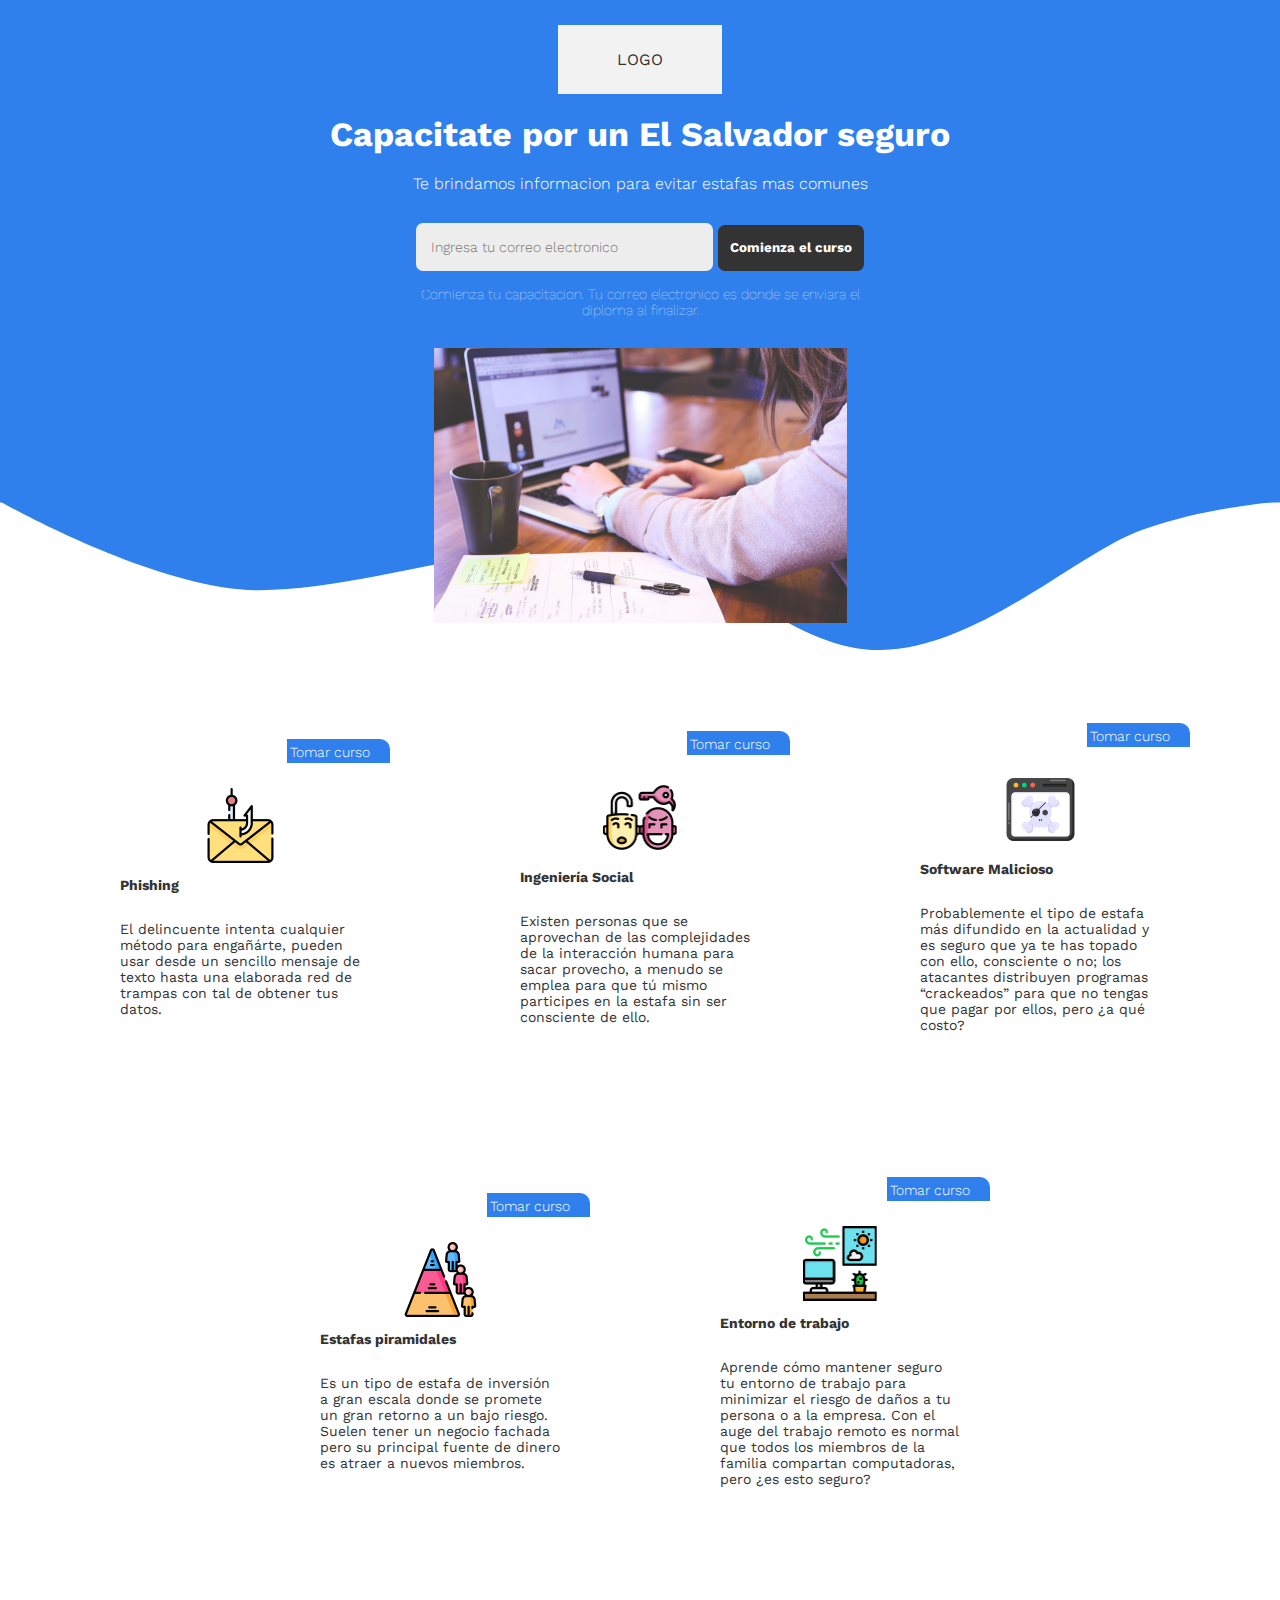
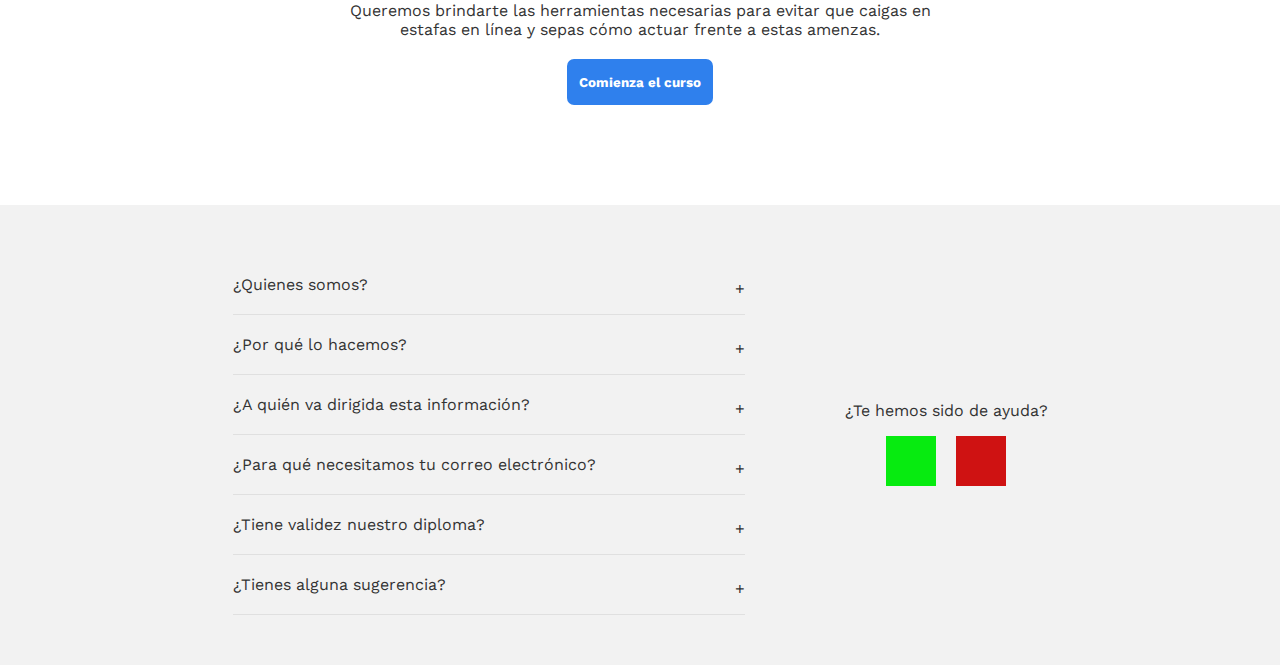
<file: index.html>
<!DOCTYPE html>
<html lang="en">
<head>
    <meta charset="UTF-8">
    <meta http-equiv="X-UA-Compatible" content="IE=edge">
    <meta name="viewport" content="width=device-width, initial-scale=1.0">
    <link rel="preconnect" href="https://fonts.googleapis.com">
    <link rel="preconnect" href="https://fonts.gstatic.com" crossorigin>
    <link href="https://fonts.googleapis.com/css2?family=Work+Sans:wght@300;500;700&display=swap" rel="stylesheet">    
    <link rel="stylesheet" href="app.css">
    <title>svsecure - Home</title>
</head>
<body>
    <header class="header">
        <img src="./assets/background.svg" alt="Fondo">
        <img src="./assets/mobile-background.png" alt="Fondo version movil">
        <div class="logo">
            <p>LOGO</p>
        </div>

        <div class="title-container">
            <h1 class="title">Capacitate por un El Salvador seguro</h1>
            <p class="subtitle">Te brindamos informacion para evitar estafas mas comunes</p>
        </div>

        <div class="email-container">
            <div>
                <input class="email-input" type="email" placeholder="Ingresa tu correo electronico"/>
                <button class="primary-button">
                    <p>Comienza el curso</p>
                </button>
            </div>
            <div>
                <p>Comienza tu capacitacion. Tu correo electronico es donde se enviara el diploma al finalizar.</p>
            </div>
        </div>
        <img class="header-image" src="./assets/header-image.jpg" alt="Computer">
        
        <div class="down-button">
            <img src="./assets/icons/arrow-down.png" alt="Arrow down">
        </div>
        

    </header>
    <section class="courses-container">
        <article class="course">
            <div class="take-course">Tomar curso</div>
            <div class="course-info">
                <img src="./assets/icons/phishing.png" alt="icon">
                <p class="course-title">Phishing</p>
                <p class="course-description">El delincuente intenta cualquier método para engañárte, pueden usar desde un sencillo mensaje de texto hasta una elaborada red de trampas con tal de obtener tus datos.</p>    
            </div> 
        </article>
        <article class="course">
            <div class="take-course">Tomar curso</div>
            <div class="course-info">
                <img src="./assets/icons/social.png" alt="icon">
                <p class="course-title">Ingeniería Social</p>
                <p class="course-description">Existen personas que se aprovechan de las complejidades de la interacción humana para sacar provecho, a menudo se emplea para que tú mismo participes en la estafa sin ser consciente de ello. </p>    
            </div>
        </article>
        <article class="course">
            <div class="take-course">Tomar curso</div>
            <div class="course-info">
                <img src="./assets/icons/malicious.png" alt="icon">
                <p class="course-title">Software Malicioso</p>
                <p class="course-description">Probablemente el tipo de estafa más difundido en la actualidad y es seguro que ya te has topado con ello, consciente o no; los atacantes distribuyen programas “crackeados” para que no tengas que pagar por ellos, pero ¿a qué costo?</p>    
            </div>
        </article>
        <article class="course">
            <div class="take-course">Tomar curso</div>
            <div class="course-info">
                <img src="./assets/icons/multilevel.png" alt="icon">
                <p class="course-title">Estafas piramidales</p>
                <p class="course-description">Es un tipo de estafa de inversión a gran escala donde se promete un gran retorno a un bajo riesgo. Suelen tener un negocio fachada pero su principal fuente de dinero es atraer a nuevos miembros.</p>    
            </div>
        </article>
        <article class="course">
            <div class="take-course">Tomar curso</div>
            <div class="course-info">
                <img src="./assets/icons/workspace.png" alt="icon">
                <p class="course-title">Entorno de trabajo</p>
                <p class="course-description">Aprende cómo mantener seguro tu entorno de trabajo para minimizar el riesgo de daños a tu persona o a la empresa. Con el auge del trabajo remoto es normal que todos los miembros de la familia compartan computadoras, pero ¿es esto seguro?</p>    
            </div>
        </article>
    </section>

    <footer class="footer-container">
        
        <p>
            Queremos brindarte las herramientas necesarias para evitar que caigas en estafas en línea y sepas cómo actuar frente a estas amenzas.
        </p>
        <button class="primary-button start-button">
            Comienza el curso
        </button>
        <div class="faq-container">
            <div class="faq">
                <div class="question">
                    <p>¿Quienes somos?</p> 
                    <p>+</p>
                    <p>Answer</p>
                </div>

                <div class="question">
                    <p>¿Por qué lo hacemos?</p> 
                    <p>+</p>
                    <p>Answer</p>
                </div>

                <div class="question">
                    <p>¿A quién va dirigida esta información?</p> 
                    <p>+</p>
                    <p>Answer</p>
                </div>

                <div class="question">
                    <p>¿Para qué necesitamos tu correo electrónico?</p> 
                    <p>+</p>
                    <p>Answer</p>
                </div>

                <div class="question">
                    <p>¿Tiene validez nuestro diploma?</p> 
                    <p>+</p>
                    <p>Answer</p>
                </div>

                <div class="question">
                    <p>¿Tienes alguna sugerencia?</p> 
                    <p>+</p>
                    <p>Answer</p>
                </div>
            </div>
            <div class="exam">
                <p>¿Te hemos sido de ayuda?</p>
                <div>
                    <div class="happy"></div>
                    <div class="sad"></div>
                </div>
            </div>
        </div>

    </footer>
</body>
</html>
</file>
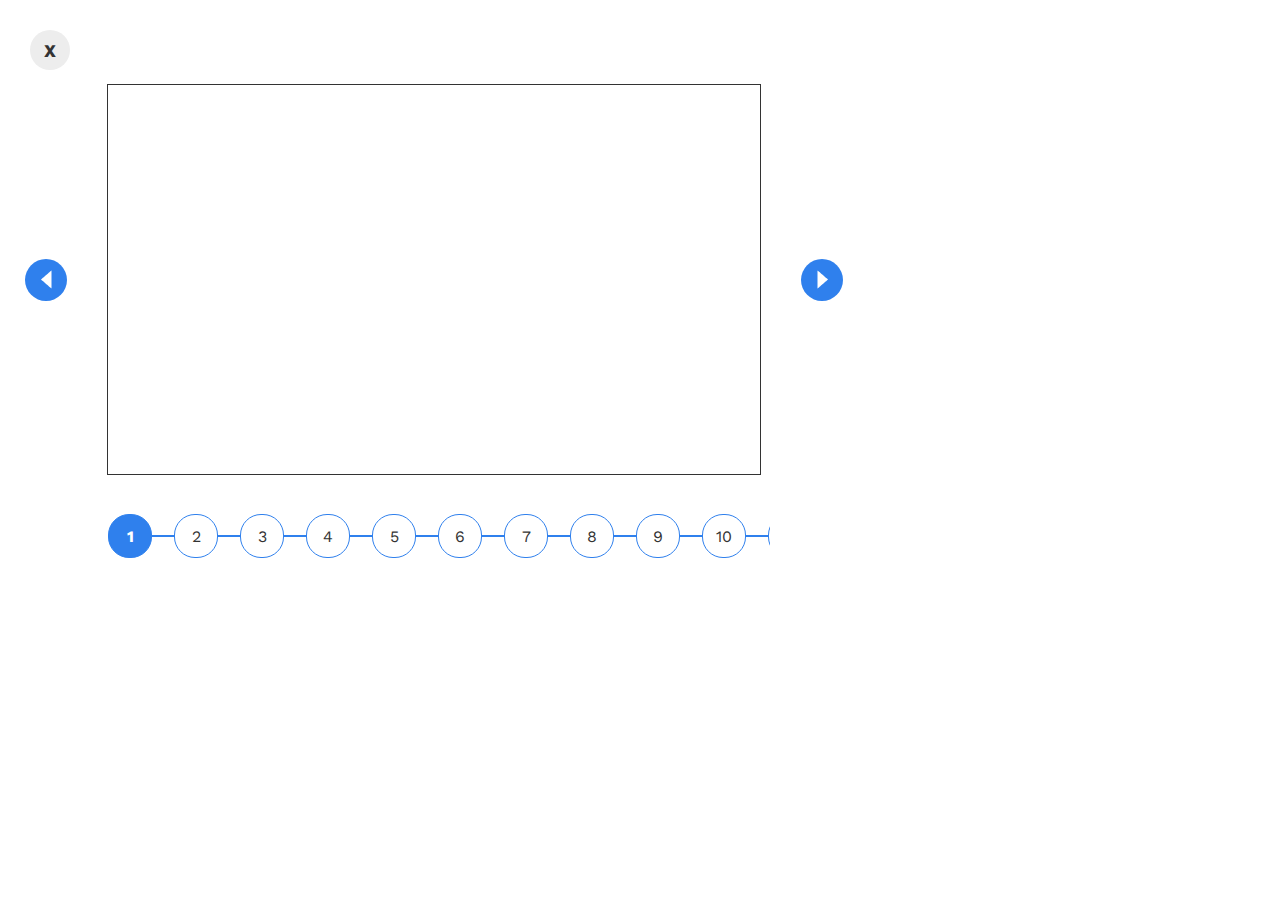
<file: coursecontent.html>
<!DOCTYPE html>
<html lang="en">
<head>
    <meta charset="UTF-8">
    <meta http-equiv="X-UA-Compatible" content="IE=edge">
    <meta name="viewport" content="width=device-width, initial-scale=1.0">
    <link rel="preconnect" href="https://fonts.googleapis.com">
    <link rel="preconnect" href="https://fonts.gstatic.com" crossorigin>
    <link href="https://fonts.googleapis.com/css2?family=Work+Sans:wght@300;500;700&display=swap" rel="stylesheet">    
    <link rel="stylesheet" href="app.css">
    <title>svsecure - Contenido del curso</title>
    
</head>
<body>
    <div class="course-presentation course-content">
        <div>
            <div class="close">X</div>
            <section class="center-section">
                <div class="back"><img src="./assets/icons/arrow.png" alt="Back"></div>
                <article>
                    
                </article>
                <div class="next"><img src="./assets/icons/arrow.png" alt="Next"></div>
            </section>
        </div>
        <section class="option-bar">
            <div class="option">1</div>
            <div class="divisor"></div>
            <div class="option">2</div>
            <div class="divisor"></div>
            <div class="option">3</div>
            <div class="divisor"></div>
            <div class="option">4</div>
            <div class="divisor"></div>
            <div class="option">5</div>
            <div class="divisor"></div>
            <div class="option">6</div>
            <div class="divisor"></div>
            <div class="option">7</div>
            <div class="divisor"></div>
            <div class="option">8</div>
            <div class="divisor"></div>
            <div class="option">9</div>
            <div class="divisor"></div>
            <div class="option">10</div>
            <div class="divisor"></div>
            <div class="option">11</div>
            <div class="divisor"></div>
            <div class="option">12</div>
            <div class="divisor"></div>
            <div class="option">13</div>
        </section>
    </div>
</body>
</html>
</file>
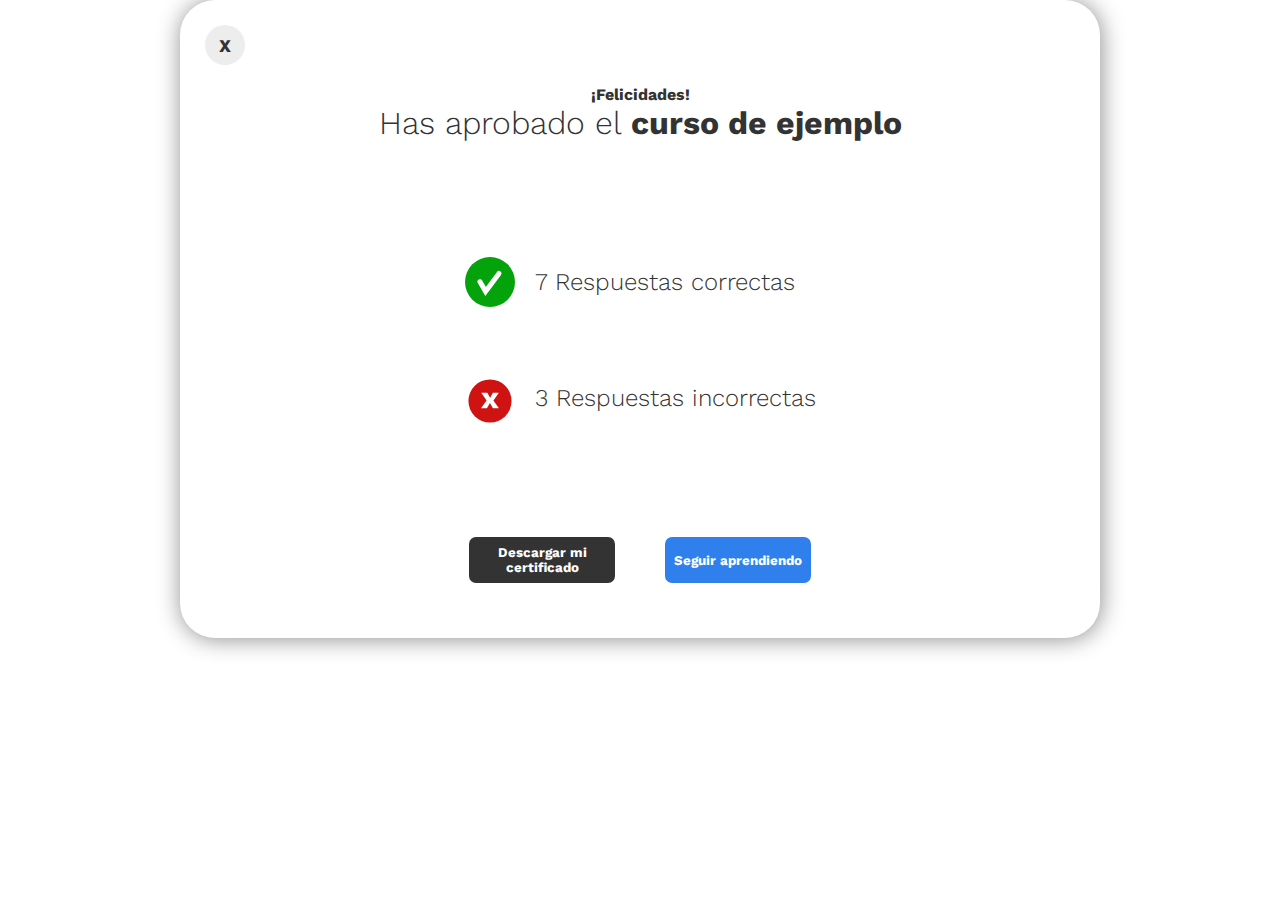
<file: coursesuccess.html>
<!DOCTYPE html>
<html lang="en">
<head>
    <meta charset="UTF-8">
    <meta http-equiv="X-UA-Compatible" content="IE=edge">
    <meta name="viewport" content="width=device-width, initial-scale=1.0">
    <link rel="preconnect" href="https://fonts.googleapis.com">
    <link rel="preconnect" href="https://fonts.gstatic.com" crossorigin>
    <link href="https://fonts.googleapis.com/css2?family=Work+Sans:wght@300;500;700&display=swap" rel="stylesheet">    
    <link rel="stylesheet" href="app.css">
    <title>svsecure - Felicidades, has completado el curso</title>
</head>
<body>
    <div class="modal course-success">
        <div class="close">X</div>
        <div class="success-header">
            <p>¡Felicidades!</p>
            <h1>Has aprobado el <span>curso de ejemplo</span></h1>
        </div>
        <div class="success-results">
            <div>
                <img src="./assets/icons/correct.svg" alt="Respuestas correctas">
                <p>7 Respuestas correctas</p>
            </div>
            <div>
                <img src="./assets/icons/incorrect.svg" alt="Respuestas incorrectas">
                <p>3 Respuestas incorrectas</p>
            </div>
        </div>
        <div class="options">
            <button class="primary-button">Descargar mi certificado</button>
            <button class="primary-button">Seguir aprendiendo</button>
        </div>
    </div>
</body>
</html>
</file>
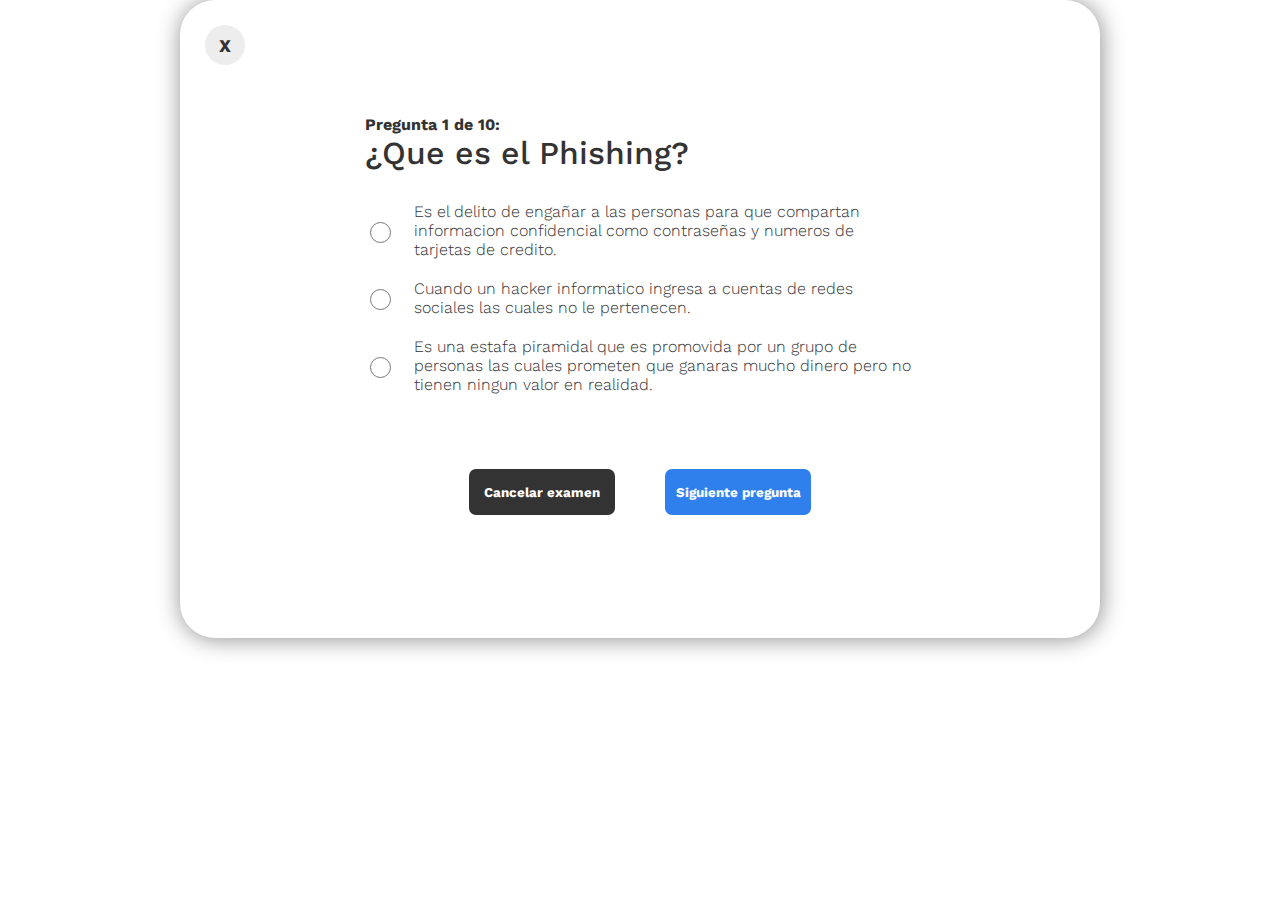
<file: coursetest.html>
<!DOCTYPE html>
<html lang="en">
<head>
    <meta charset="UTF-8">
    <meta http-equiv="X-UA-Compatible" content="IE=edge">
    <meta name="viewport" content="width=device-width, initial-scale=1.0">
    <link rel="preconnect" href="https://fonts.googleapis.com">
    <link rel="preconnect" href="https://fonts.gstatic.com" crossorigin>
    <link href="https://fonts.googleapis.com/css2?family=Work+Sans:wght@300;500;700&display=swap" rel="stylesheet">    
    <link rel="stylesheet" href="app.css">
    <title>svsecure - Contenido del curso</title>
</head>
<body>
    <div class="modal course-test">
        
        <div class="close">X</div>
        <div class="test-content">
            <div class="question">
                <p>Pregunta 1 de 10:</p>
                <h1>¿Que es el Phishing?</h1>
            </div>    
            <div class="answers">
                <div>
                    <input type="radio" id="one" name="answer">
                    <label for="one">Es el delito de engañar a las personas para que compartan informacion confidencial como contraseñas y numeros de tarjetas de credito.</label>
                </div>
                <div>
                    <input type="radio" id="two" name="answer">
                    <label for="two">Cuando un hacker informatico ingresa a cuentas de redes sociales las cuales no le pertenecen.</label>
                </div>
                <div>
                    <input type="radio" id="three" name="answer">
                    <label for="three">Es una estafa piramidal que es promovida por un grupo de personas las cuales prometen que ganaras mucho dinero pero no tienen ningun valor en realidad.</label>
                </div>
            </div>
            <div class="options">
                <button class="primary-button">Cancelar examen</button>
                <button class="primary-button">Siguiente pregunta</button>
            </div>
        </div>
    </div>
</body>
</html>
</file>
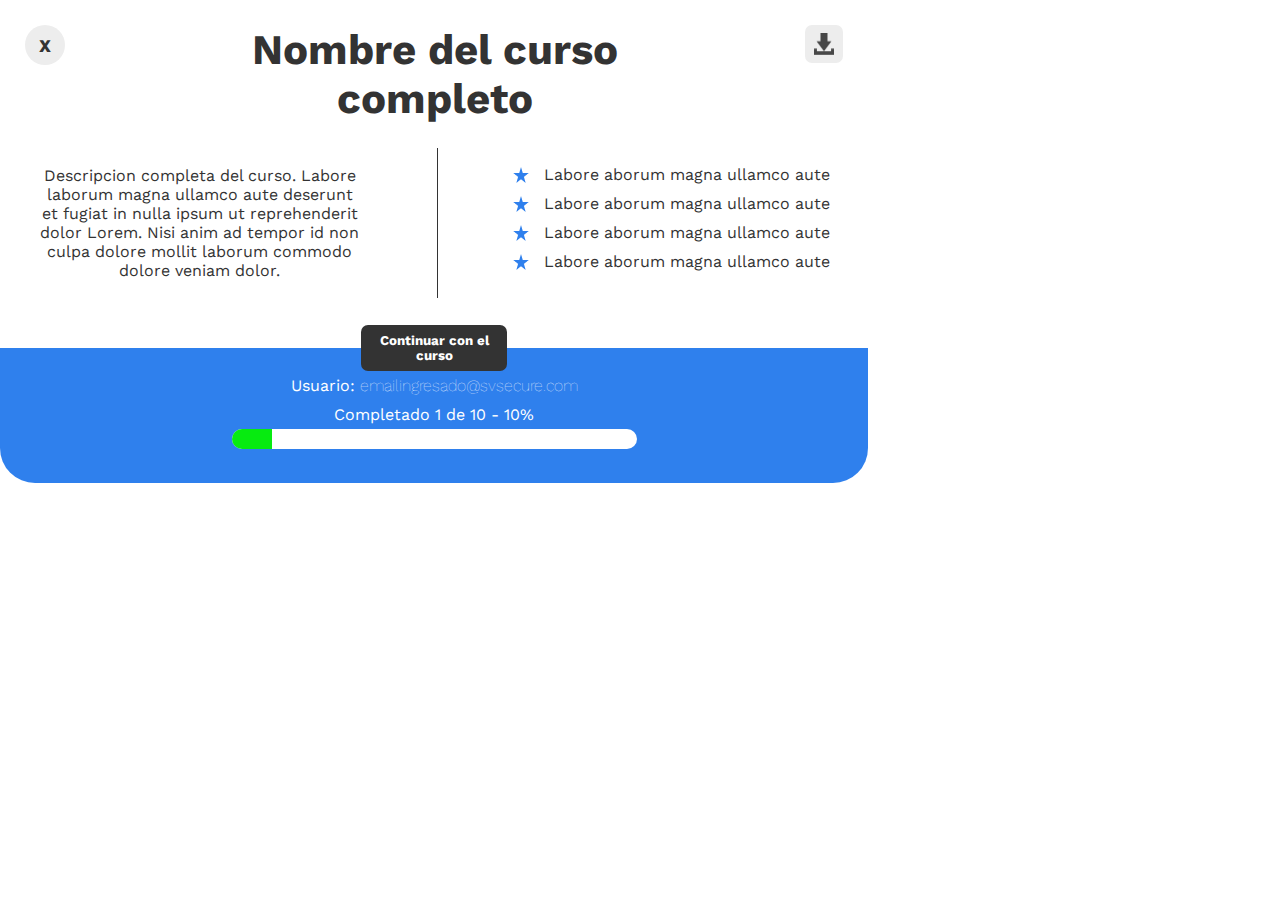
<file: coursetitle.html>
<!DOCTYPE html>
<html lang="en">
<head>
    <meta charset="UTF-8">
    <meta http-equiv="X-UA-Compatible" content="IE=edge">
    <meta name="viewport" content="width=device-width, initial-scale=1.0">
    <link rel="preconnect" href="https://fonts.googleapis.com">
    <link rel="preconnect" href="https://fonts.gstatic.com" crossorigin>
    <link href="https://fonts.googleapis.com/css2?family=Work+Sans:wght@300;500;700&display=swap" rel="stylesheet">    
    <link rel="stylesheet" href="app.css">
    <title>svsecure - Titulo del curso</title>
</head>
<body>
    <div class="course-presentation">
        <div class="course-header">
            <div class="close">X</div>
            
            <h1 class="title-course">Nombre del curso completo</h1>
            <div class="download">
                <img src="./assets/icons/download.png" alt="Descargar diploma">
            </div>
        </div>
        <div class="course-description">
            <p>Descripcion completa del curso. Labore laborum magna ullamco aute deserunt et fugiat in nulla ipsum ut reprehenderit dolor Lorem. Nisi anim ad tempor id non culpa dolore mollit laborum commodo dolore veniam dolor. </p>
            <div class="divisor"></div>
            <ul>
                <li><img src="./assets/icons/star.png" alt="Elemento">Labore aborum magna ullamco aute</li>
                <li><img src="./assets/icons/star.png" alt="Elemento">Labore aborum magna ullamco aute</li>
                <li><img src="./assets/icons/star.png" alt="Elemento">Labore aborum magna ullamco aute</li>
                <li><img src="./assets/icons/star.png" alt="Elemento">Labore aborum magna ullamco aute</li>
            </ul>
        </div>
        <div class="course-footer">
            <button class="primary-button">Continuar con el curso</button>
            <div class="download download-bottom">
                <img src="./assets/icons/download.png" alt="Descargar diploma">
            </div>
            <div>
               <p>Usuario: <span>emailingresado@svsecure.com</span></p>
            </div>
            <p>Completado 1 de 10 - 10%</p>
            <div class="charging-bar">
                <div class="progress"></div>
            </div>
        </div>
    </div>
</body>
</html>
</file>
<file: app.css>
:root{
    /* App colors */
    --primary-color: #2F80ED;
    --accent-color: #333333;
    --input-color: #EDEDED;
    --base: #FFFFFF;
    --footer-background: #F2F2F2;
    --green-detail: #07EB10;
    --red-detail: #CF1212;

    /* Font sizes */
    --sm: 14px;
    --md: 16px;
    --lg: 18px;
    --xl: 34px;
    --xxl: 42px;
}

body {
    font-family: 'Work Sans', sans-serif;
    margin: 0;
    background-color: var(--base);
    color: var(--accent-color);
}
/* ::-webkit-scrollbar {
    width: 10px;
}
 
::-webkit-scrollbar-track {
    background-color: #ebebeb;
    -webkit-border-radius: 10px;
    border-radius: 10px;
}

::-webkit-scrollbar-thumb {
    -webkit-border-radius: 10px;
    border-radius: 10px;
    background: #a8a8a8; 
} */
.header {
    display: flex;
    flex-direction: column;
    align-items: center;
}
.header > img:nth-child(1) {
    position: absolute;
    top: 0;
    width: 100%;
    height: 650px;
    z-index: -5;  
}
.header > img:nth-child(2) {
    display: none;
}
/* .header .image-container {
    width: 200px;
    height: 200px;
}
.header .image-container img {
    width: 100%;
    height: 100%;
} */
.logo {
    display: flex;
    align-items: center;
    justify-content: center;
    margin-top: 25px;
    width: 164px;
    height: 69px;
    background-color: var(--footer-background);
}
.title-container {
    display: flex;
    flex-direction: column;
    align-items: center;
}
.title-container .title {
    font-size: var(--xl);
    color: var(--base);
    text-align: center;
    margin: 20px 0 20px 0;
}
.title-container .subtitle{
    font-size: var(--md);
    color: var(--base);
    font-weight: 300;
    text-align: center;
    margin: 0;
}
.primary-button {
    width: 146px;
    height: 46px;
    font-family: inherit;
    background-color: var(--accent-color);
    border-radius: 7px;
    border: none;
    color: var(--base);
    font-weight: bold;
    cursor: pointer;
}
.email-container {
    display: flex;
    flex-direction: column;
    gap: 15px;
    margin-top: 30px;
    justify-content: center;
    align-items: center;
    
}
.email-container .email-input {
    padding-left: 15px;
    width: 280px;
    height: 46px;
    border-radius: 7px;
    border: 0;
    background-color: var(--input-color);
    font-size: var(--sm);
    font-family: inherit;
    font-weight: 300;
}
.email-container .email-input::placeholder {
    margin-left: 10px;
}
.email-container div:nth-child(2) p {
    color: var(--base);
    font-weight: lighter;
    font-size: var(--sm);
    width: 450px;
    text-align: center;
    margin: 0;
}
.header-image {
    width: 413px;
    margin-top: 30px;
}
.down-button {
    width: 50px;
    height: 50px;
    border-radius: 50%;
    background-color: var(--primary-color);
    display: none;
    align-items: center;
    justify-content: center;
    cursor: pointer;
}
.down-button img {
    max-width: 29px;
    max-height: 17px;
}
.courses-container {
    display: flex;
    flex-flow: row wrap;
    justify-content: center;
    align-items: center;
    margin: 100px 50px 50px 50px;
    column-gap: 100px;
    row-gap: 100px;
}
.course{
    cursor: pointer;
    width: 300px;
    height: auto;
    display: flex;
    flex-direction: column;
    border-radius: 10px;
}
.course .take-course {
    align-self: flex-end;
    background-color: var(--primary-color);
    color: var(--base);
    font-size: var(--sm);
    font-weight: 300;
    border-radius: 0 10px 0 0;
    padding: 5px 20px 3px 3px;
}
.course:hover {
    -webkit-box-shadow: 0px 4px 4px 0px rgba(0,0,0,0.25); 
    box-shadow: 0px 4px 4px 0px rgba(0,0,0,0.25);
}
.course-info {
    display: flex;
    flex-direction: column;
    padding: 25px 30px 30px 30px;
}
.course-info img {
    align-self: center;
    max-width: 75px;
    max-height: 75px;
    object-fit: cover;
}
.course-info p {
    font-size: var(--sm);
    font-weight: 400;
}
.course-info p:nth-child(2) {
    font-size: var(--sm);
    font-weight: bold;
}

.footer-container {
    display: flex;
    flex-direction: column;
    justify-content: center;
    align-items: center;
}

.footer-container .start-button {
    background-color: var(--primary-color);
    font-size: var();
}
.footer-container > p:nth-child(1) {
    max-width: 600px;
    text-align: center;
    margin: 20px 20px;
}
.faq-container {
    margin-top: 100px;
    display: flex;
    flex-wrap: wrap;
    justify-content: center;
    align-items: center;
    column-gap: 100px;
    background-color: var(--footer-background);
    width: 100%;
    height: auto;
    padding: 50px 0;
}
.faq {
    display: flex;
    flex-direction: column;
    width: 40%;
}
.faq .question {
    display: flex;
    justify-content: space-between;
    cursor: pointer;
    border-bottom: 1px solid #E0E0E0;
}
.faq .question > p:nth-child(2) {
    align-self: flex-end;
}
.faq .question > p:nth-child(3) {
    display: none;
}
.exam {
    align-self: center;
    display: flex;
    flex-direction: column;
    align-items: center;
}
.exam > div {
    display: flex;
    gap: 20px;
}
.happy, .sad {
    background-color: var(--green-detail);
    width: 50px;
    height: 50px;
    cursor: pointer;
}
.sad {
    background-color: var(--red-detail);
}
.question p:nth-child(1) {
    text-align: left;
    margin: 20px 0;
}
.course-presentation {
    display: flex;
    flex-direction: column;
    max-width: 868px;
    height: auto;
    border-radius: 35px;
    background-color: var(--base);
    overflow: hidden;
}
.course-presentation .course-header {
    display: flex;
    width: inherit;
    justify-content: space-between;
    margin: 25px 25px;
}
.close {
    width: 40px;
    height: 40px;
    border-radius: 50%;
    background-color: var(--input-color);
    color: var(--accent-color);
    font-weight: bold;
    font-size: 18px;
    display: flex;
    align-items: center;
    justify-content: center;
    cursor: pointer;
}
.course-presentation .course-header .title-course {
    max-width: 500px;
    text-align: center;
    font-weight: bold;
    font-size: var(--xxl);
}
.download {
    width: 38px;
    height: 38px;
    border-radius: 7px;
    background-color: var(--input-color);
    display: flex;
    align-items: center;
    justify-content: center;
    cursor: pointer;
}
.download img {
    width: 20px;
    height: 22.80px;
}
.download-bottom {
    display: none;
}
.course-presentation .course-description {
    display: flex;
    flex-flow: row wrap;
    justify-content: space-around;
    align-items: center;
    font-size: var(--md);
    margin-bottom: 50px;
}
.course-presentation .course-description p:first-child {
    max-width: 324px;
    text-align: center;
}
.course-presentation .course-description .divisor {
    height: 150px;
    border-left: 0.10px solid var(--accent-color);
}
.course-presentation .course-description ul {
    list-style: none;
    padding: 0;
}
.course-presentation .course-description ul li {
    margin-bottom: 10px;
    display: flex;
    align-items: center;
}
.course-presentation .course-description ul li img {
    width: 16px;
    height: 16px;
    margin-right: 15px;
}
.course-presentation .course-footer {
    display: flex;
    flex-direction: column;
    height: 135px;
    width: 100%;
    background-color: var(--primary-color);
    align-self: flex-end;
    align-items: center;
    color: var(--base);
}
.course-presentation .course-footer p {
    margin: 5px 0;
}
.course-presentation .course-footer span {
    font-weight: lighter;
    
}
.course-presentation .course-footer button {
    margin-top: -23px;
}
.charging-bar {
    height: 20px;
    width: 405px;
    background-color: var(--base);
    border-radius: 10px;
    overflow: hidden;
}
.charging-bar .progress {
    width: 10%;
    height: 20px;
    background-color: var(--green-detail);
    overflow: hidden;
    -webkit-animation: progress-bar 2s;
    -moz-animation: progress-bar 2s;
}
.course-content {
    justify-content: space-between;
    height: 588px;
}
.course-content > div:nth-child(1) {
    padding: 10px;
    display: flex;
    flex-direction: column;
    gap: 15px;
    height: auto;
    flex: 1;
}
.course-content .close {
    margin: 20px 0 0 20px;
    
}
.course-content .center-section {
    display: flex;
    justify-content: space-between;
    align-items: center;
    flex: 1;
}
.course-content .center-section article {
    max-width: 652px;
    width: 100%;
    height: 100%;
    border: 1px solid var(--accent-color);
    overflow: scroll;
}
.back, .next {
    min-width: 42px;
    min-height: 42px;
    background-color: var(--primary-color);
    border-radius: 21px;
    display: flex;
    align-items: center;
    justify-content: center;
    cursor: pointer;
    margin: 0 15px;
}
.back img {
    -moz-transform: rotate(-180deg);
    -o-transform: rotate(-180deg);
    -webkit-transform: rotate(-180deg);
    transform: rotate(-180deg);
} 
.option-bar {
    max-width: 652px;
    padding: 10px;
    margin: 20px 50px;
    display: flex;
    align-items: center;
    align-self: center;
    overflow-x: scroll;
}
.option-bar .option {
    min-width: 42px;
    height: 42px;
    border-radius: 21px;
    background-color: var(--base);
    display: flex;
    justify-content: center;
    align-items: center;
    border: 1px solid var(--primary-color);
    cursor: pointer;
}
.option-bar .option:first-child {
    background-color: var(--primary-color);
    color: var(--base);
    font-weight: bold;
}
.option-bar .divisor {
    min-width: 22px;
    height: 2px;
    background-color: var(--primary-color);
}
.modal {
    max-width: 870px;
    height: 588px;
    display: flex;
    flex-direction: column;
    border-radius: 35px;
    overflow: hidden;
    padding: 25px;
    background-color: var(--base);
    margin: auto;
    box-shadow: 1px 1px 23px 0px rgba(0,0,0,0.45);
    -webkit-box-shadow: 1px 1px 23px 0px rgba(0,0,0,0.45);
    -moz-box-shadow: 1px 1px 23px 0px rgba(0,0,0,0.45);
}
.course-test .test-content {
    width: 550px;
    align-self: center;
    margin-top: 50px;
}
.course-test .test-content .question {
    margin-bottom: 30px;
}
.course-test .test-content .question p, h1 {
    margin: 0;
}
.course-test .test-content .question p {
    font-weight: bold;
}
.course-test .test-content .question h1 {
    font-weight: 500;
}
.course-test .answers {
    margin-bottom: 75px;
}
.course-test .answers > div {
    margin: 20px 0;
    display: flex; 
    gap: 20px;
    font-weight: 300;
}
.course-test .answers > div input[type=radio] {
    width: 21px;
    height: 21px;
    flex-shrink: 0;
    align-self: center;
}
.course-test .options, .course-success .options {
    display: flex;
    gap: 50px;
    justify-content: center;
}
.course-test .options :nth-child(2), .course-success .options :nth-child(2) {
    background-color: var(--primary-color);
}
.course-success {
    align-items: center;
}
.course-success .close {
    align-self: flex-start;
}
.course-success .success-header {
    display: flex;
    flex-direction: column;
    align-items: center;
    margin-top: 20px;
}
.course-success .success-header p {
    margin: 0;
}
.course-success .success-header p, span {
    font-weight: bold;
}
.course-success .success-header h1 {
    font-weight: 300;
    text-align: center;
}
.course-success .success-results {
    display: flex;
    flex-direction: column;
    flex: 1;
    justify-content: center;
    gap: 40px;
}
.course-success .success-results div {
    display: flex;
    gap: 20px;
    font-size: 24px;
    font-weight: 300;
}
.course-success .success-results div img {
    width: 50px;
    height: 50px;
    align-self: center;
}
.course-success .options {
    margin-bottom: 30px;
}
@media(max-width:640px){
    .header {
        margin: 0 20px 0 20px;
       
    }
    .header > img:nth-child(1) {
        display: none;
    }
    .header > img:nth-child(2) {
        display: block;
        position: absolute;
        top: 0;
        width: 100%;
        height: 346px;
        z-index: -5;  
    }
    .header-image {
        order: 3;
        max-width: 192px;
        max-height: 152.63px;
        height: 152.63px;
        object-fit: cover;
        margin-top: 20px;
    }
    .logo {
        order: 1;
        margin-top: 15px;
    }
    .title-container{
        order: 2;
    }
    .title-container .title {
        margin-bottom: 8px;
        margin-top: 15px;
    }
    .email-container {
        order: 4;
    }
    .email-container div:nth-child(1) {
        display: flex;
        flex-direction: column;
        align-items: center;
        gap: 20px;
    }
    .email-container div:nth-child(2) p {
        color: var(--accent-color);
        width: auto;
    }

    .email-container .primary-button {
        width: 127px;
        padding: 0 0 0 16px;
    }

    .email-container .primary-button p {
        width: 85px;
        margin: 0;
    }
    .down-button {
        display: flex;
        order: 5;
        margin-top: 15px;
    }
    .faq {
        width: 100%;
        margin: 0 30px;
    }
    .course-presentation {
        border-radius: 0;
        height: 100vh;
        overflow: scroll;
        justify-content: space-between;
    }
    .course-presentation .course-header {
        flex-flow: column;
        margin-top: 10px;
        margin-bottom: 10px;
    }
    .course-presentation .course-header .title-course {
        margin: 10px 0;
        font-size: var(--xl);
        align-self: center;
    }
    .close {
        align-self: flex-end;
    }
    .course-presentation .course-header .download {
        display: none;
    }
    .course-presentation .course-description {
        display: flex;
        flex-flow: column wrap;
        justify-content: space-between;
        align-items: center;
        font-size: var(--md);
        margin-bottom: 50px;
    }
    .course-presentation .course-description .divisor {
        width: 50%;
        height: 0;
        border-left: 0;
        border-bottom: 0.10px solid var(--accent-color);
        margin: 20px 0;
    }
    
    .charging-bar {
        width: 80%;
    }
    .download-bottom {
        display: flex;
        margin-top: -43px;
        margin-right: -215px;
    }
    .back, .next {
        display: none;
    }
    .course-content {
        overflow: hidden;
    }
    .course-content > div:nth-child(1) {
        padding: 10px 20px;
        height: 100%;
    }
    .course-content .center-section article {
        flex: 1 80%;
    }
    .option-bar {
        background-color: var(--primary-color);
        margin: 0;
        width: 100%;
        padding: 15px 0;
        padding-left: 20px;
    }
    .option-bar .option:first-child {
        background-color: var(--accent-color); 
    }
    .option-bar .divisor {
        background-color: var(--base);
    }
    .modal{
        height: 100vh;
        border: none;
        padding: 0;
        box-shadow: none;
        border-radius: 0;
        margin: 0;
        overflow: scroll;
    }
    .course-test .close, .course-success .close {
        margin: 20px 20px 0 0;
    }
    .course-test .test-content {
        display: flex;
        flex-direction: column;
        width: auto;
        height: 100%;
        margin-top: 25px;
        
    }
    .course-test .question {
        padding: 0 20px;
    }
    .course-test .test-content .answers {
        margin: 0 15px;
        flex: 1;
        padding: 0 20px;
    }
    .course-test .test-content .options {
        gap: 20px;
        width: 100vw;
        height: 75px;
        background-color: var(--primary-color);
        align-items: center;
    }
    .course-test .options :nth-child(2), .course-success .options :nth-child(2) {
        background-color: var(--base);
        color: var(--accent-color);
    }
    .course-success .options {
        flex-direction: column;
        gap: 15px;
        background-color: var(--primary-color);
        width: 100vw;
        align-items: center;
        margin: 0;
        padding: 15px 0;
    }
    .course-success .success-header, .course-success .success-results {
        padding: 0 20px;
    }
    .course-success .success-results div img {
        width: 35px;
        height: 35px;
    }
    .course-success .success-results div {
        gap: 10px;
        font-size: 20px;
    }
    .course-success .close {
        align-self: flex-end;
    }
}
@-webkit-keyframes progress-bar {
    0% { width: 0; }
} 
  
@-moz-keyframes progress-bar {
     0% { width: 0; }
}
</file>
